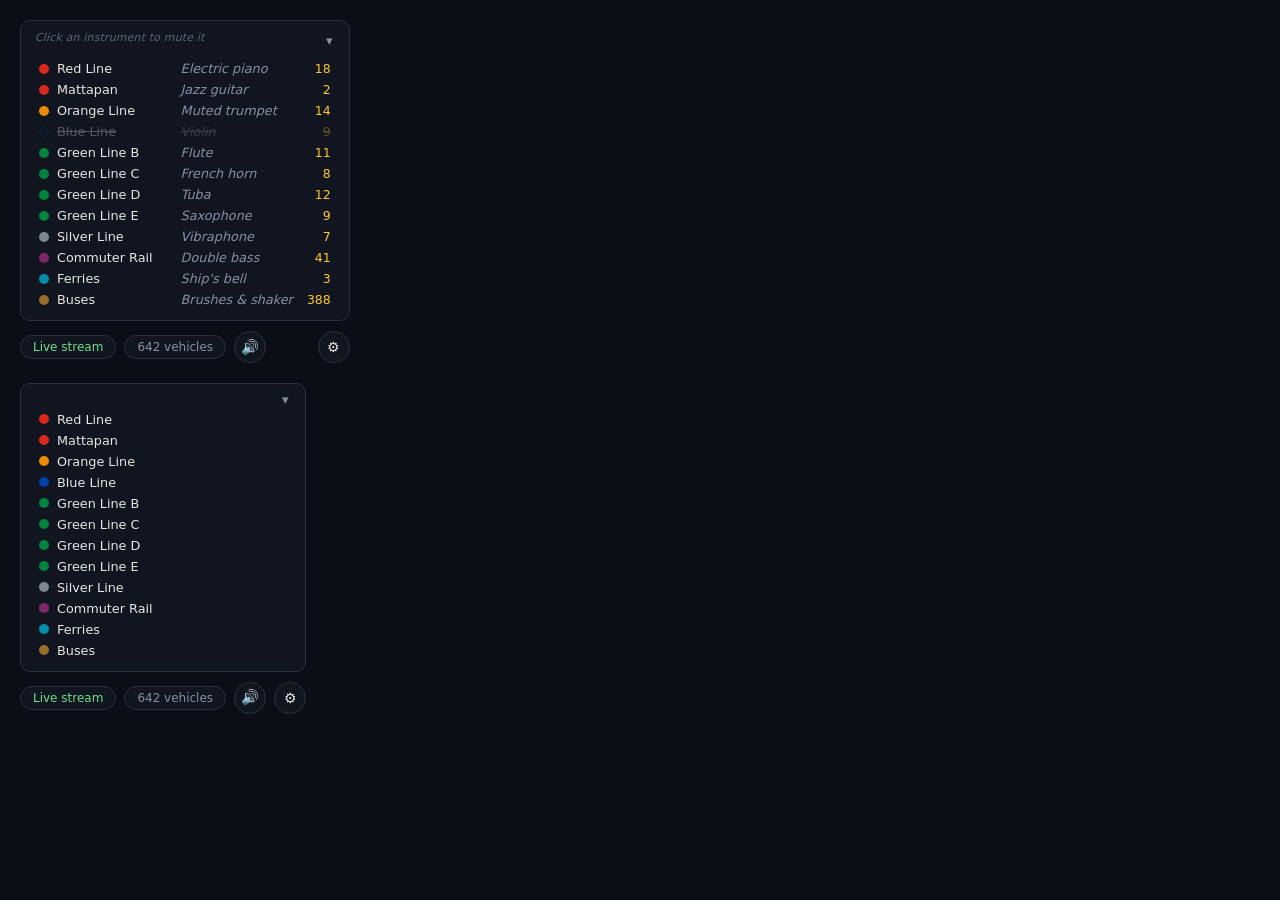
<file: preview.html>
<!DOCTYPE html>
<html><head><meta charset="utf-8"><link rel="stylesheet" href="css/style.css">
<style>body{padding:0}#controls{position:static;margin:20px;}</style></head>
<body>
<div id="controls" style="display:flex">
  <div id="legend"></div>
  <div id="status-row">
    <span id="conn-status" class="badge live">Live stream</span>
    <span id="vehicle-count" class="badge">642 vehicles</span>
    <button id="mute-btn">🔊</button>
    <button id="settings-btn">⚙</button>
  </div>
</div>
<div id="controls" style="display:flex">
  <div id="legend" class="collapsed"></div>
  <div id="status-row">
    <span class="badge live">Live stream</span>
    <span class="badge">642 vehicles</span>
    <button id="m2">🔊</button><button id="s2">⚙</button>
  </div>
</div>
<script type="module">
import { RAIL_ROUTES, SILVER_LINE, CR_STYLE, FERRY_STYLE, BUS_STYLE } from "./js/config.js";
const rows = [];
for (const [id, s] of Object.entries(RAIL_ROUTES)) {
  if (SILVER_LINE.includes(id)) continue;
  rows.push({ id, color: s.color, label: s.label, who: s.who });
}
const sl = RAIL_ROUTES[SILVER_LINE[0]];
rows.push({ id: "Silver", color: sl.color, label: sl.label, who: sl.who });
rows.push({ id: "CR", color: CR_STYLE.color, label: "Commuter Rail", who: CR_STYLE.who });
rows.push({ id: "Boat", color: FERRY_STYLE.color, label: "Ferries", who: FERRY_STYLE.who });
rows.push({ id: "Bus", color: BUS_STYLE.color, label: "Buses", who: BUS_STYLE.who });
const counts = { Red: 18, Mattapan: 2, "Orange": 14, Blue: 9, "Green-B": 11, "Green-C": 8,
                 "Green-D": 12, "Green-E": 9, Silver: 7, CR: 41, Boat: 3, Bus: 388 };
const html = `<div class="legend-head"><span class="legend-hint">Click an instrument to mute it</span>
  <button id="legend-collapse">▾</button></div><div id="legend-rows">` +
  rows.map(r => `<div class="legend-item" data-route="${r.id}">
    <span class="swatch" style="background:${r.color};color:${r.color}"></span>
    <span class="name">${r.label}</span><span class="who">${r.who}</span>
    <span class="count">${counts[r.id] ?? ""}</span></div>`).join("") + `</div>`;
for (const el of document.querySelectorAll("#legend")) el.innerHTML = html;
document.querySelectorAll(".legend-item")[3].classList.add("muted");
</script></body></html>
</file>
<file: css/style.css>
:root {
  --bg: #0b0e14;
  --panel: rgba(18, 22, 32, 0.92);
  --ink: #e8e6df;
  --dim: #8a8fa3;
  --accent: #ffc72c; /* MBTA yellow */
}

* { margin: 0; padding: 0; box-sizing: border-box; }

html, body {
  height: 100%;
  background: var(--bg);
  color: var(--ink);
  font-family: "Georgia", "Iowan Old Style", serif;
  overflow: hidden;
}

#app { position: relative; width: 100vw; height: 100vh; }

#map {
  position: absolute;
  inset: 0;
  width: 100%;
  height: 100%;
  display: block;
  background: var(--bg);
}

/* station name labels (visible when zoomed in) */
.station-label {
  font-family: "Segoe UI", system-ui, sans-serif;
  font-size: 11px;
  font-weight: 600;
  color: #d5d3ca;
  white-space: nowrap;
  text-shadow: 0 0 3px #000, 0 0 6px #000, 1px 1px 2px #000;
  pointer-events: none;
}

.leaflet-container { background: var(--bg); }
.leaflet-control-attribution {
  background: rgba(11, 14, 20, 0.7) !important;
  color: #5a5f70 !important;
  font-size: 9px !important;
}
.leaflet-control-attribution a { color: #7a8098 !important; }

#overlay {
  position: absolute;
  inset: 0;
  pointer-events: none;
  display: flex;
  flex-direction: column;
  justify-content: space-between;
  z-index: 1001;   /* above Leaflet panes/controls */
}

#overlay > * { pointer-events: auto; }

header { padding: 22px 28px; }
h1 {
  font-size: 1.6rem;
  font-weight: 600;
  letter-spacing: 0.04em;
}
.tagline { color: var(--dim); font-style: italic; margin-top: 4px; }

#start-panel {
  position: absolute;
  top: 50%; left: 50%;
  transform: translate(-50%, -50%);
  text-align: center;
  background: var(--panel);
  border: 1px solid #2a3040;
  border-radius: 14px;
  padding: 36px 48px;
  box-shadow: 0 12px 60px rgba(0,0,0,0.6);
}

#start-btn {
  font-family: inherit;
  font-size: 1.3rem;
  padding: 14px 34px;
  border-radius: 999px;
  border: none;
  background: var(--accent);
  color: #14100a;
  cursor: pointer;
  transition: transform 0.15s ease;
}
#start-btn:hover { transform: scale(1.05); }

.hint { color: var(--dim); font-size: 0.85rem; margin-top: 14px; line-height: 1.5; }

#load-bar { margin-top: 20px; }
#load-track {
  height: 4px;
  background: #232838;
  border-radius: 999px;
  overflow: hidden;
}
#load-fill {
  height: 100%;
  width: 0%;
  background: var(--accent);
  border-radius: 999px;
  transition: width 0.2s ease;
}
#load-label {
  margin-top: 8px;
  color: var(--dim);
  font-size: 0.78rem;
  font-family: "Segoe UI", system-ui, sans-serif;
}
#start-btn:disabled { opacity: 0.4; cursor: default; transform: none; }

/* Legend and status row share one column so their left edges line up.
   The column is only as wide as its widest child needs. */
#controls {
  position: absolute;
  top: 18px; right: 18px;
  width: fit-content;
  max-width: calc(100vw - 36px);
  display: flex;
  flex-direction: column;
  align-items: stretch;
  gap: 10px;
}

#legend {
  background: var(--panel);
  border: 1px solid #2a3040;
  border-radius: 10px;
  padding: 10px 14px;
  font-size: 0.8rem;
  font-family: "Segoe UI", system-ui, sans-serif;
}

.legend-head {
  display: flex;
  align-items: center;
  gap: 12px;
  margin-bottom: 6px;
}
#legend-collapse {
  margin-left: auto;
  background: none;
  border: none;
  color: var(--dim);
  cursor: pointer;
  font-size: 0.8rem;
  padding: 0 2px;
  line-height: 1;
}
#legend-collapse:hover { color: var(--ink); }

/* Subgrid keeps every row's columns aligned while sizing to the longest text. */
#legend-rows {
  display: grid;
  /* max-content (not auto) so columns hug their text instead of absorbing
     the free space the stretched panel gives them */
  grid-template-columns: max-content max-content max-content max-content;
  justify-content: start;
}
.legend-hint {
  color: #5f6478;
  font-size: 0.68rem;
  font-style: italic;
  margin-bottom: 8px;
  letter-spacing: 0.02em;
}
.legend-item {
  display: grid;
  grid-template-columns: subgrid;
  grid-column: 1 / -1;
  align-items: center;
  column-gap: 8px;
  cursor: pointer;
  border-radius: 4px;
  padding: 3px 4px;
  white-space: nowrap;          /* every row stays on one line */
  transition: opacity 0.15s ease, background 0.15s ease;
}
.legend-item .name { justify-self: start; }
.legend-item:hover { background: rgba(255, 255, 255, 0.06); }
.legend-item.muted { opacity: 0.32; }
.legend-item.muted .swatch { background: transparent !important; border: 1px solid currentColor; }
.legend-item.muted span:not(.swatch) { text-decoration: line-through; }
.legend-item .swatch {
  width: 10px; height: 10px; border-radius: 50%;
  flex: none;
}
/* ~5 characters of breathing room between the line name and the instrument. */
.legend-item .who {
  color: var(--dim);
  font-style: italic;
  justify-self: start;
  margin-left: 20px;
}
.legend-item .count {
  justify-self: end;
  min-width: 1.6em;
  text-align: right;
  color: var(--accent);
  font-variant-numeric: tabular-nums;
  font-size: 0.78rem;
  margin-left: 6px;
}

/* Collapsed: names only, so the legend narrows to the status row's width. */
#legend.collapsed .legend-hint,
#legend.collapsed .legend-item .who,
#legend.collapsed .legend-item .count { display: none; }
#legend.collapsed #legend-rows { grid-template-columns: max-content max-content; }
#legend.collapsed .legend-head { margin-bottom: 2px; }
.legend-item.playing .swatch { box-shadow: 0 0 8px 2px currentColor; }

#status-row {
  display: flex;
  gap: 8px;
  align-items: center;
  justify-content: flex-start;   /* first badge sits on the legend's left edge */
  flex-wrap: nowrap;
  font-family: "Segoe UI", system-ui, sans-serif;
}
#status-row .badge { white-space: nowrap; }
#settings-btn { margin-left: auto; }

.badge {
  background: var(--panel);
  border: 1px solid #2a3040;
  border-radius: 999px;
  padding: 4px 12px;
  font-size: 0.75rem;
  color: var(--dim);
}
.badge.live { color: #6fe08c; }
.badge.error { color: #e06f6f; }

#status-row button {
  background: var(--panel);
  border: 1px solid #2a3040;
  color: var(--ink);
  border-radius: 999px;
  width: 32px; height: 32px;
  cursor: pointer;
  font-size: 0.9rem;
}

#settings-panel {
  position: absolute;
  top: 70px; right: 18px;
  background: var(--panel);
  border: 1px solid #2a3040;
  border-radius: 12px;
  padding: 20px 22px;
  width: 320px;
  font-family: "Segoe UI", system-ui, sans-serif;
  font-size: 0.85rem;
  z-index: 5;
}
#settings-panel h2 { font-size: 1rem; margin-bottom: 12px; }
#settings-panel label { display: block; margin: 10px 0 4px; color: var(--dim); }
#settings-panel label.row { display: flex; align-items: center; gap: 8px; color: var(--ink); }
#settings-panel input[type="password"] {
  width: 100%;
  margin-top: 4px;
  padding: 7px 10px;
  border-radius: 6px;
  border: 1px solid #2a3040;
  background: #0d1018;
  color: var(--ink);
}
#settings-panel input[type="range"] { width: 100%; margin-top: 6px; }
#settings-panel a { color: var(--accent); }
#settings-close {
  margin-top: 14px;
  padding: 6px 18px;
  border-radius: 6px;
  border: 1px solid #2a3040;
  background: #1a2030;
  color: var(--ink);
  cursor: pointer;
}

footer {
  padding: 16px 28px;
  color: var(--dim);
  font-size: 0.8rem;
  font-style: italic;
}

.hidden { display: none !important; }
</file>
